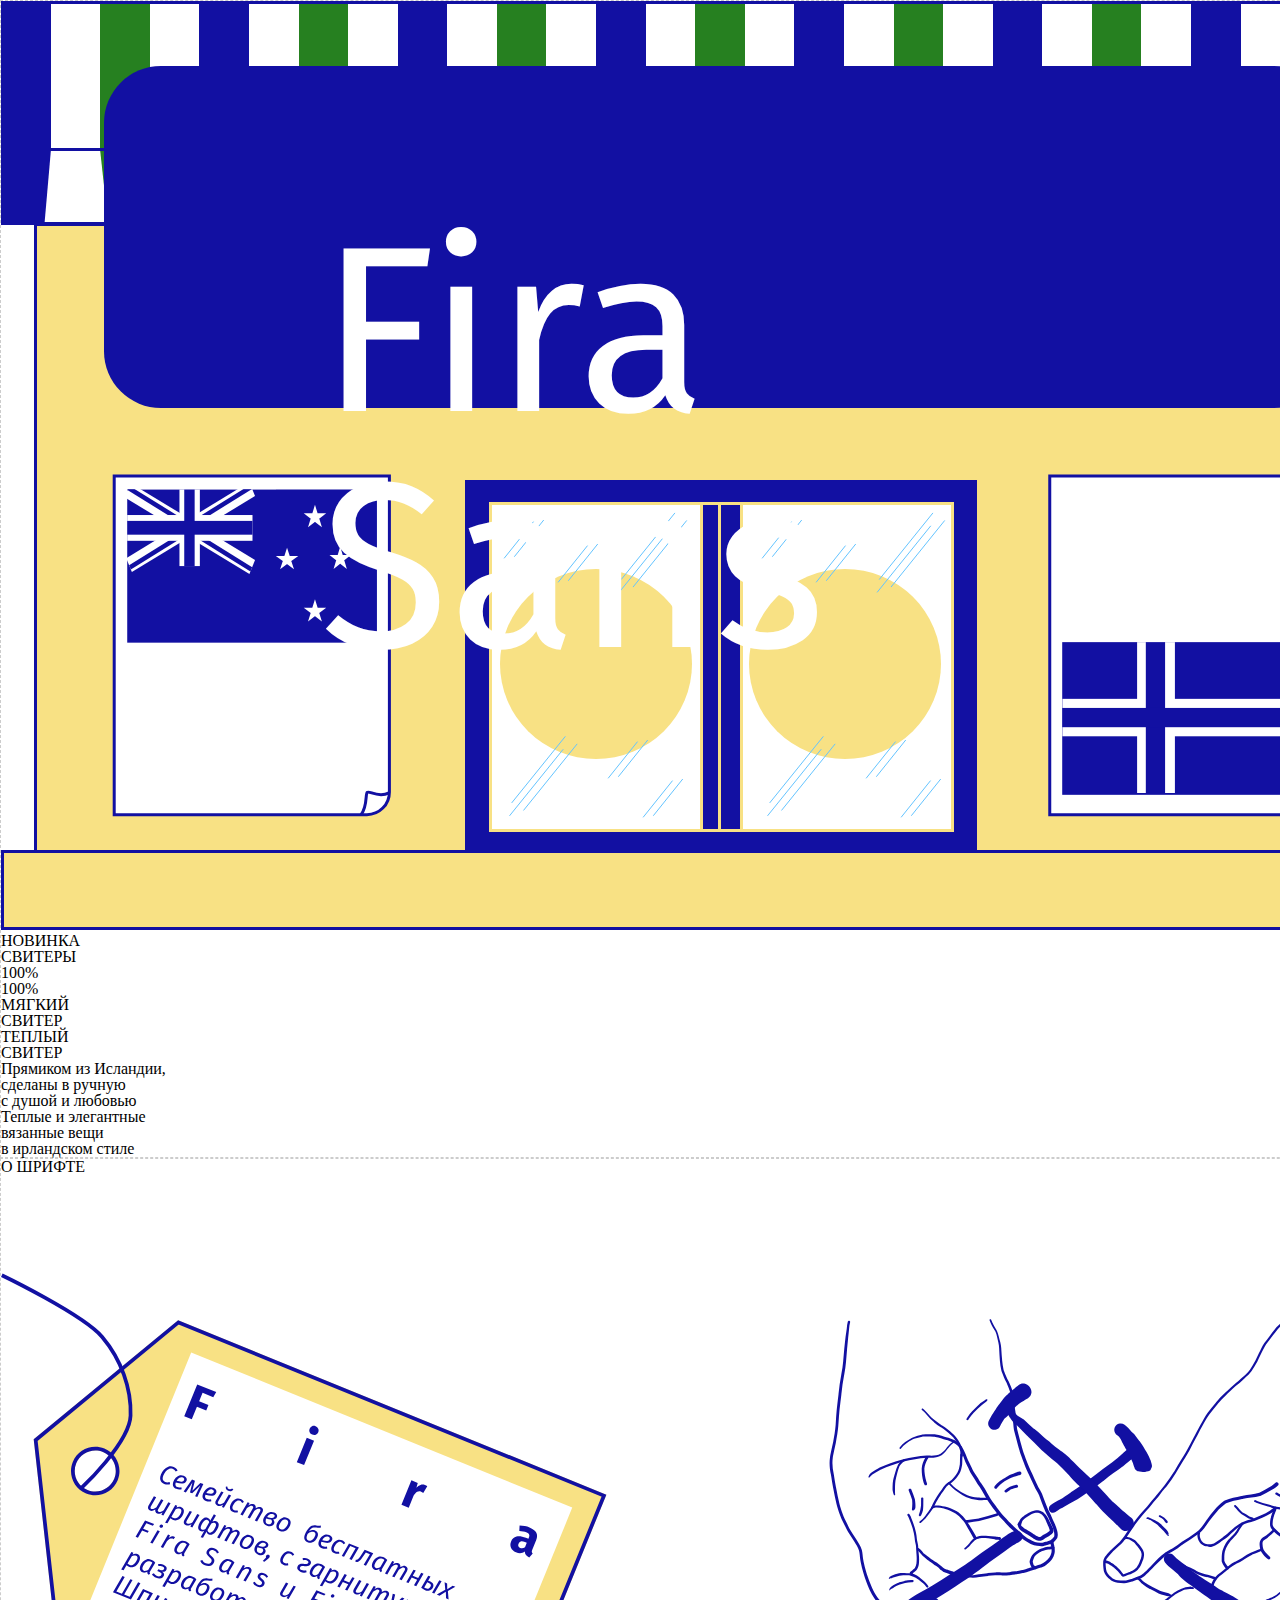
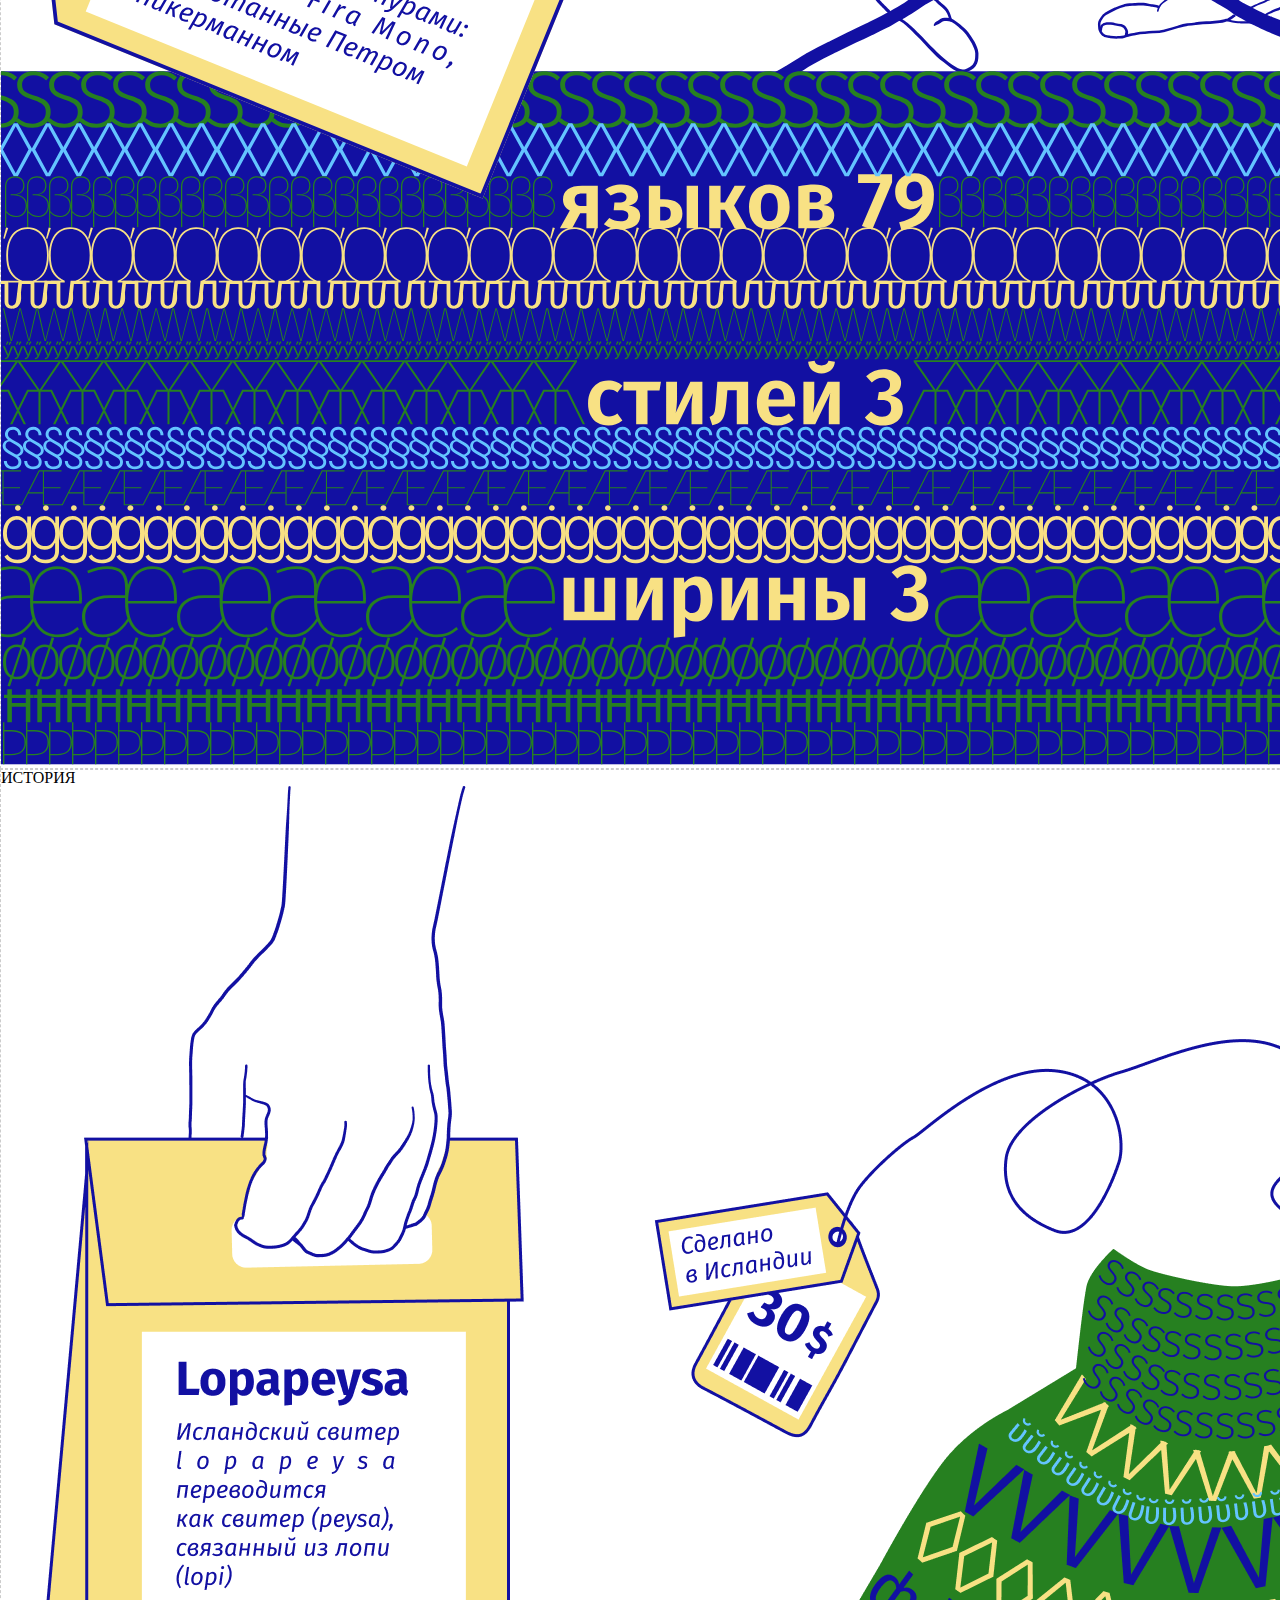
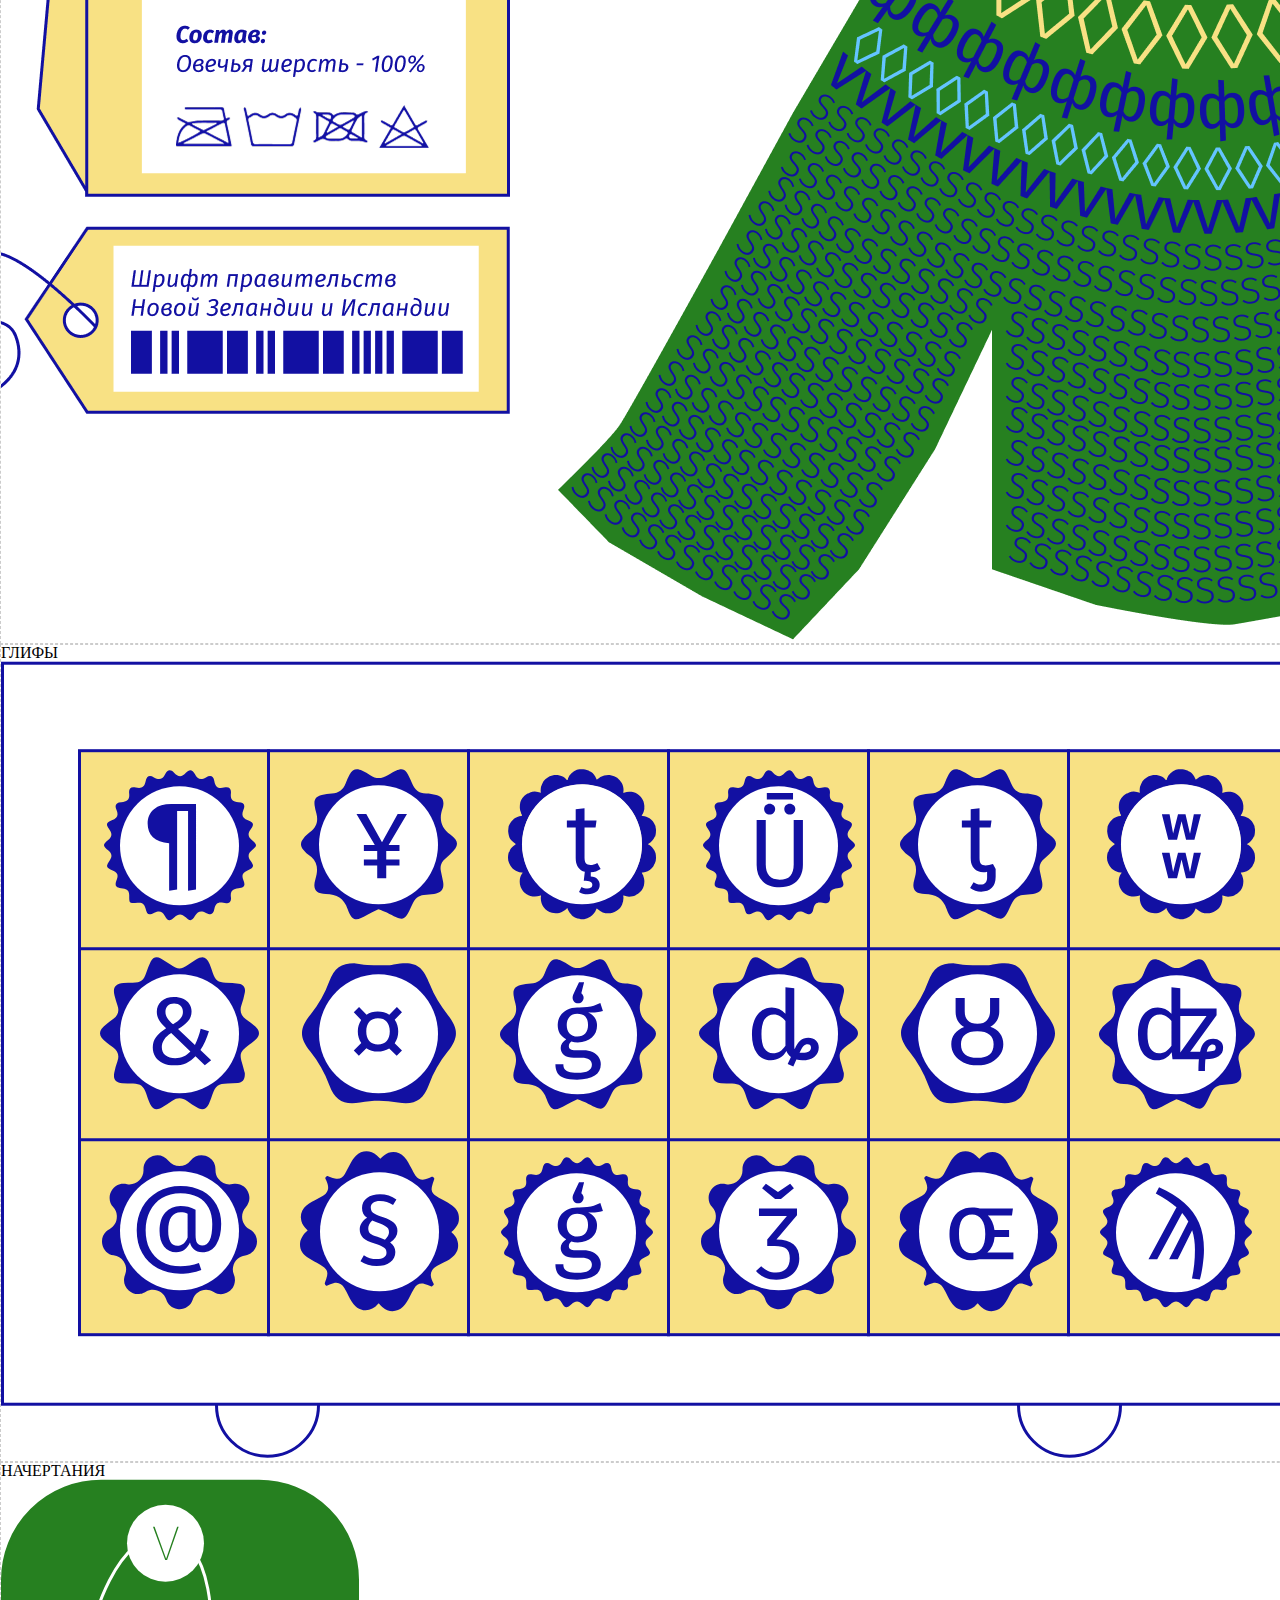
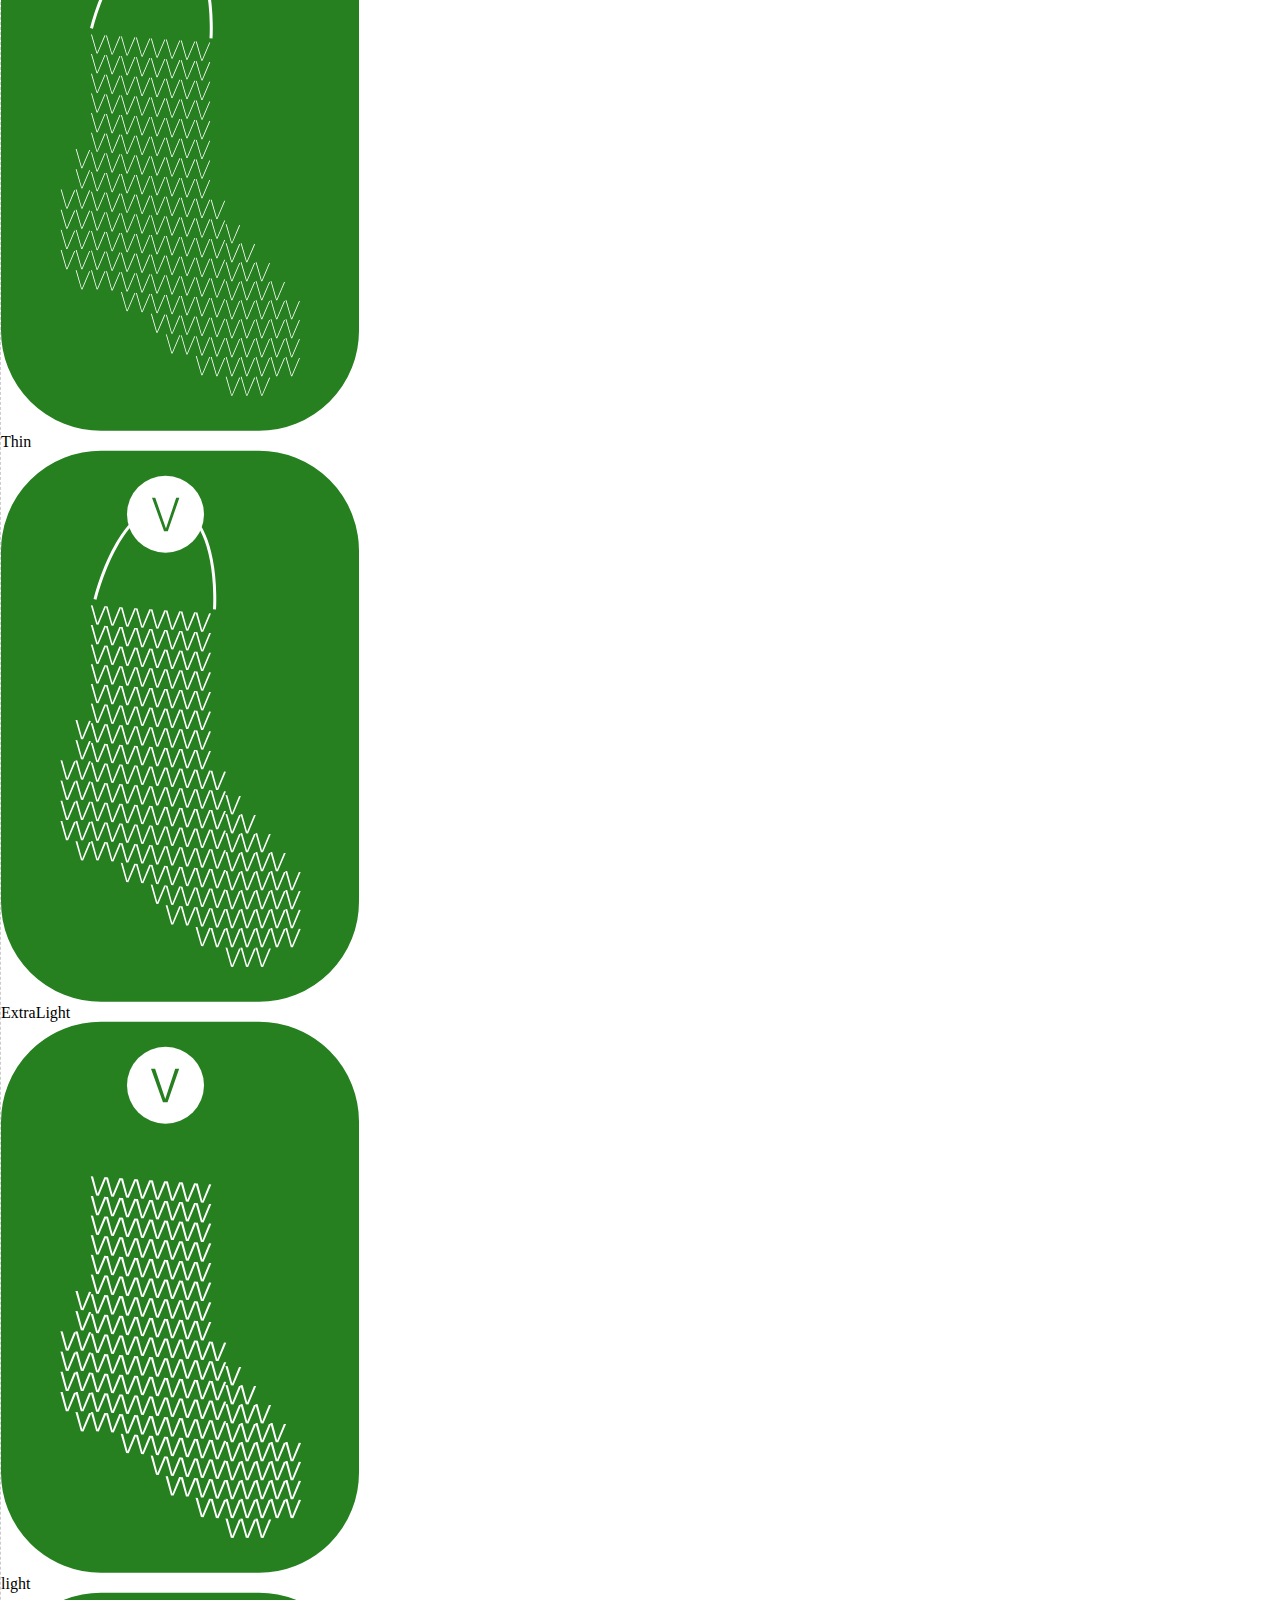
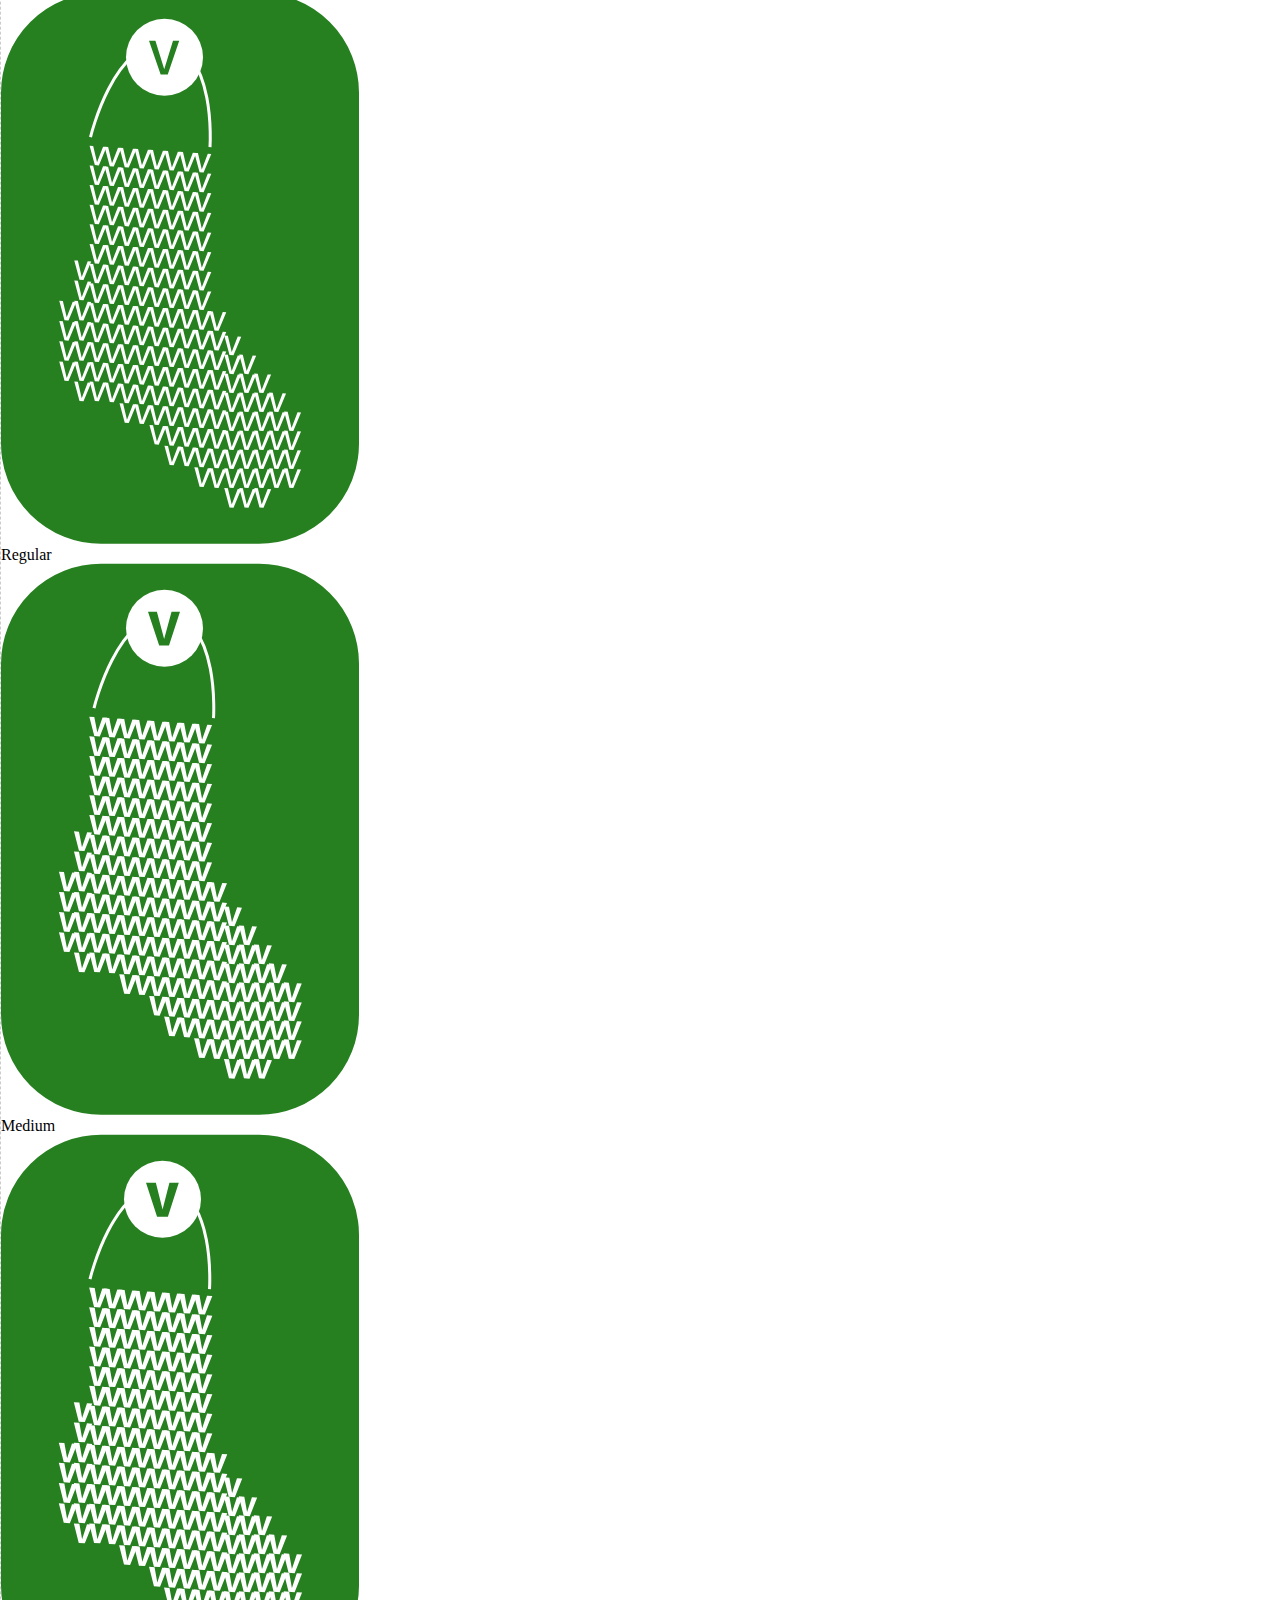
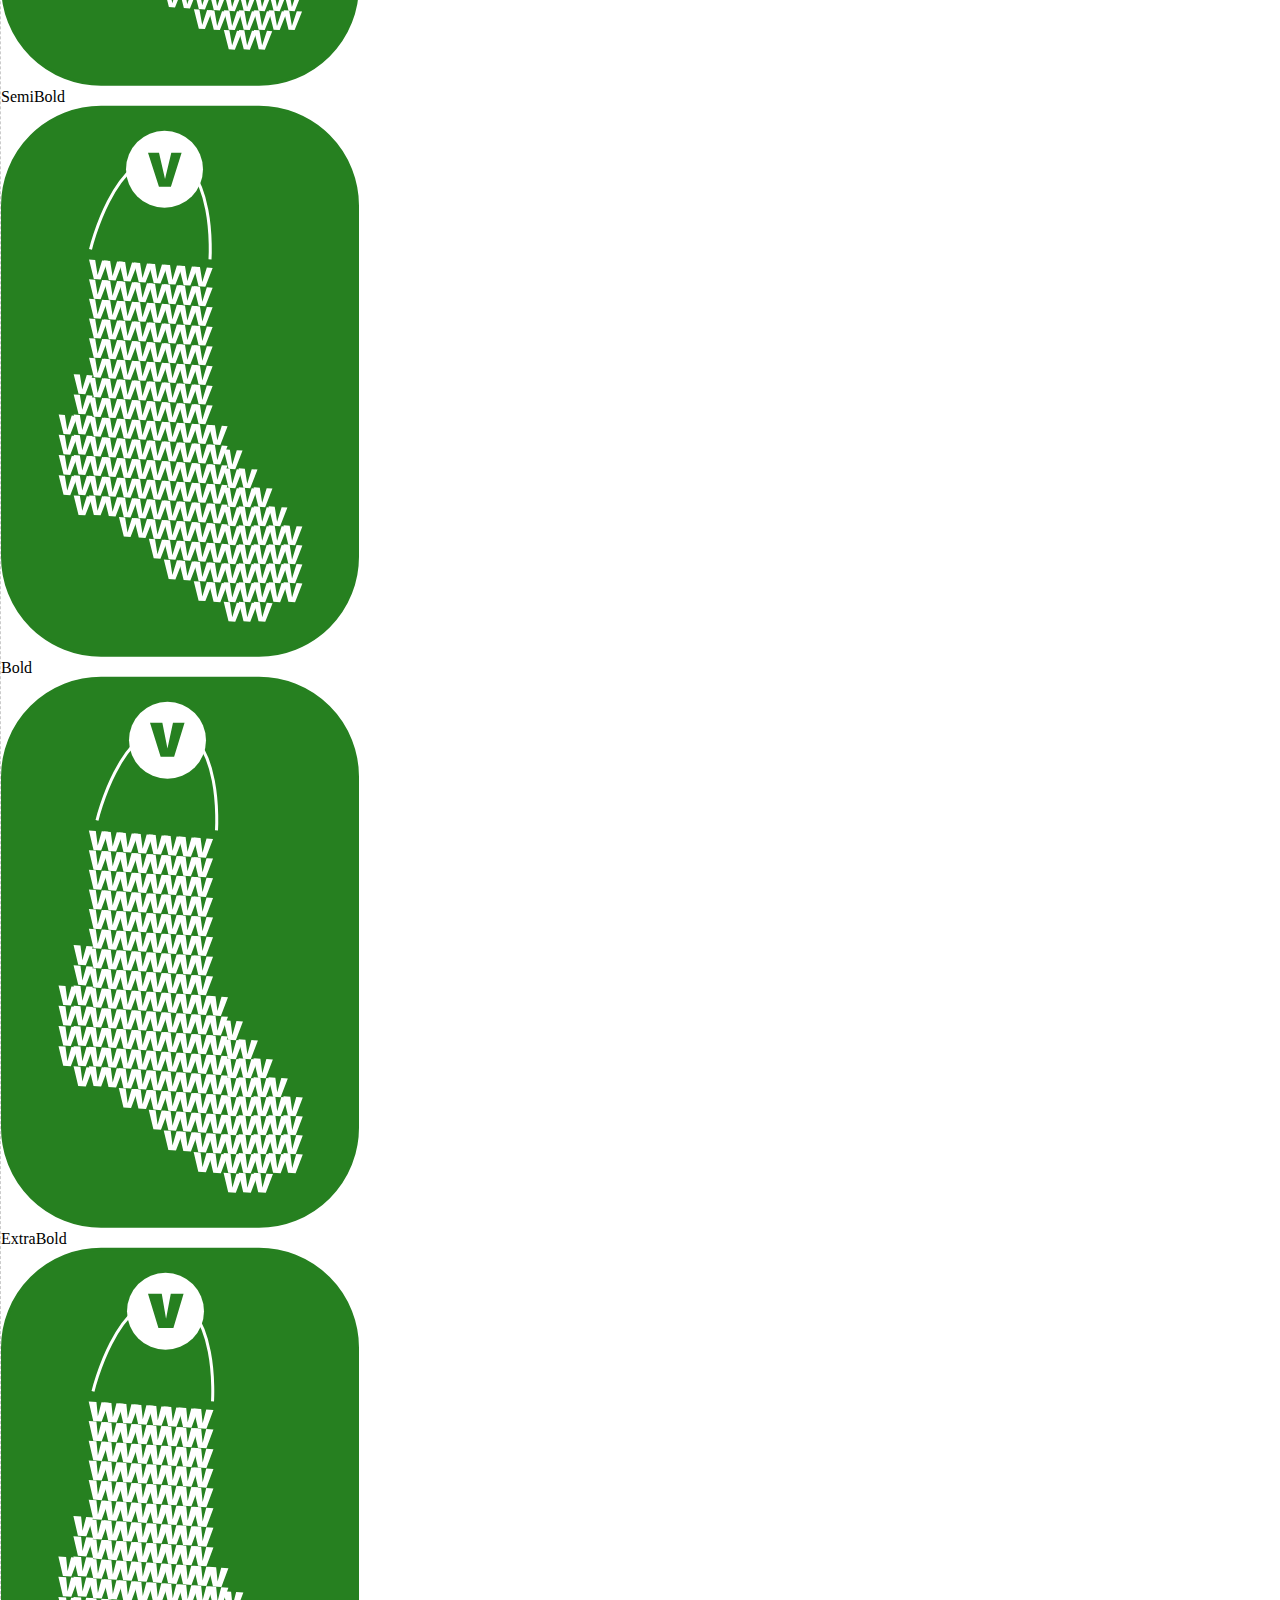
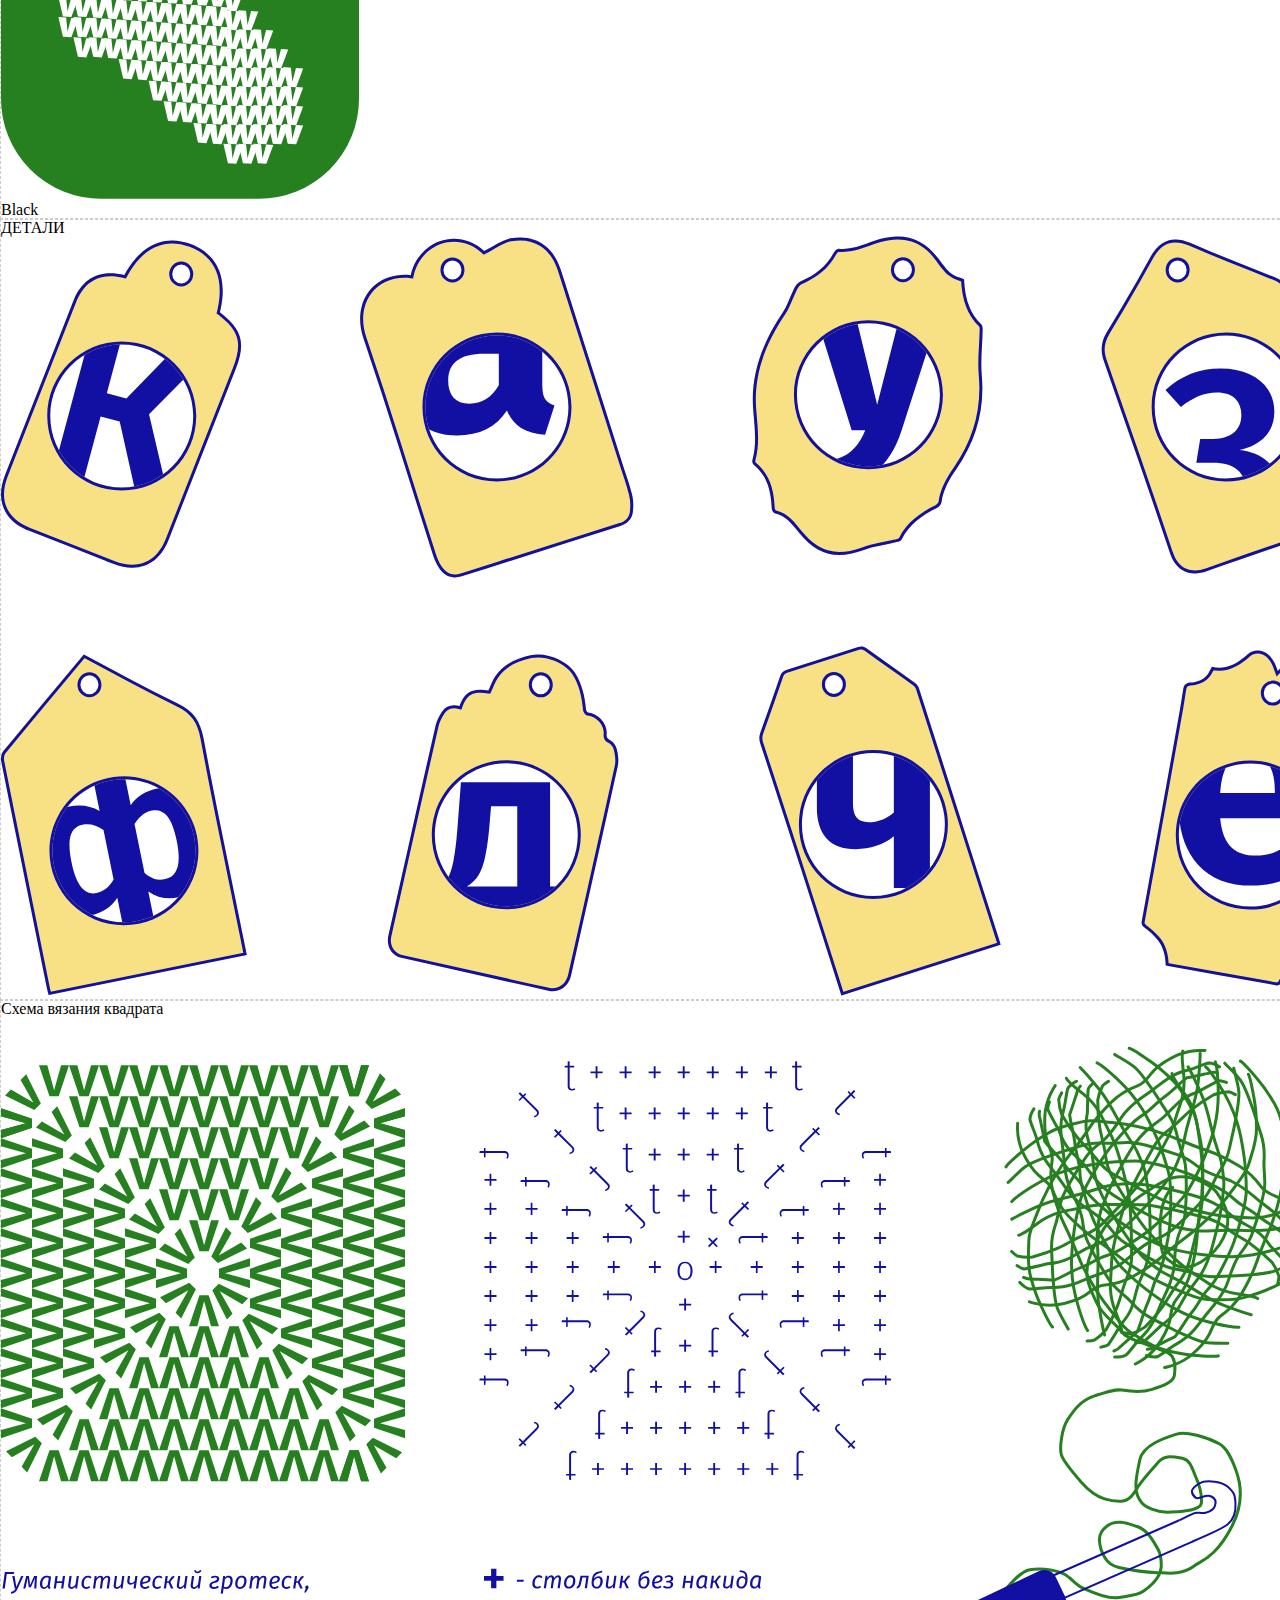
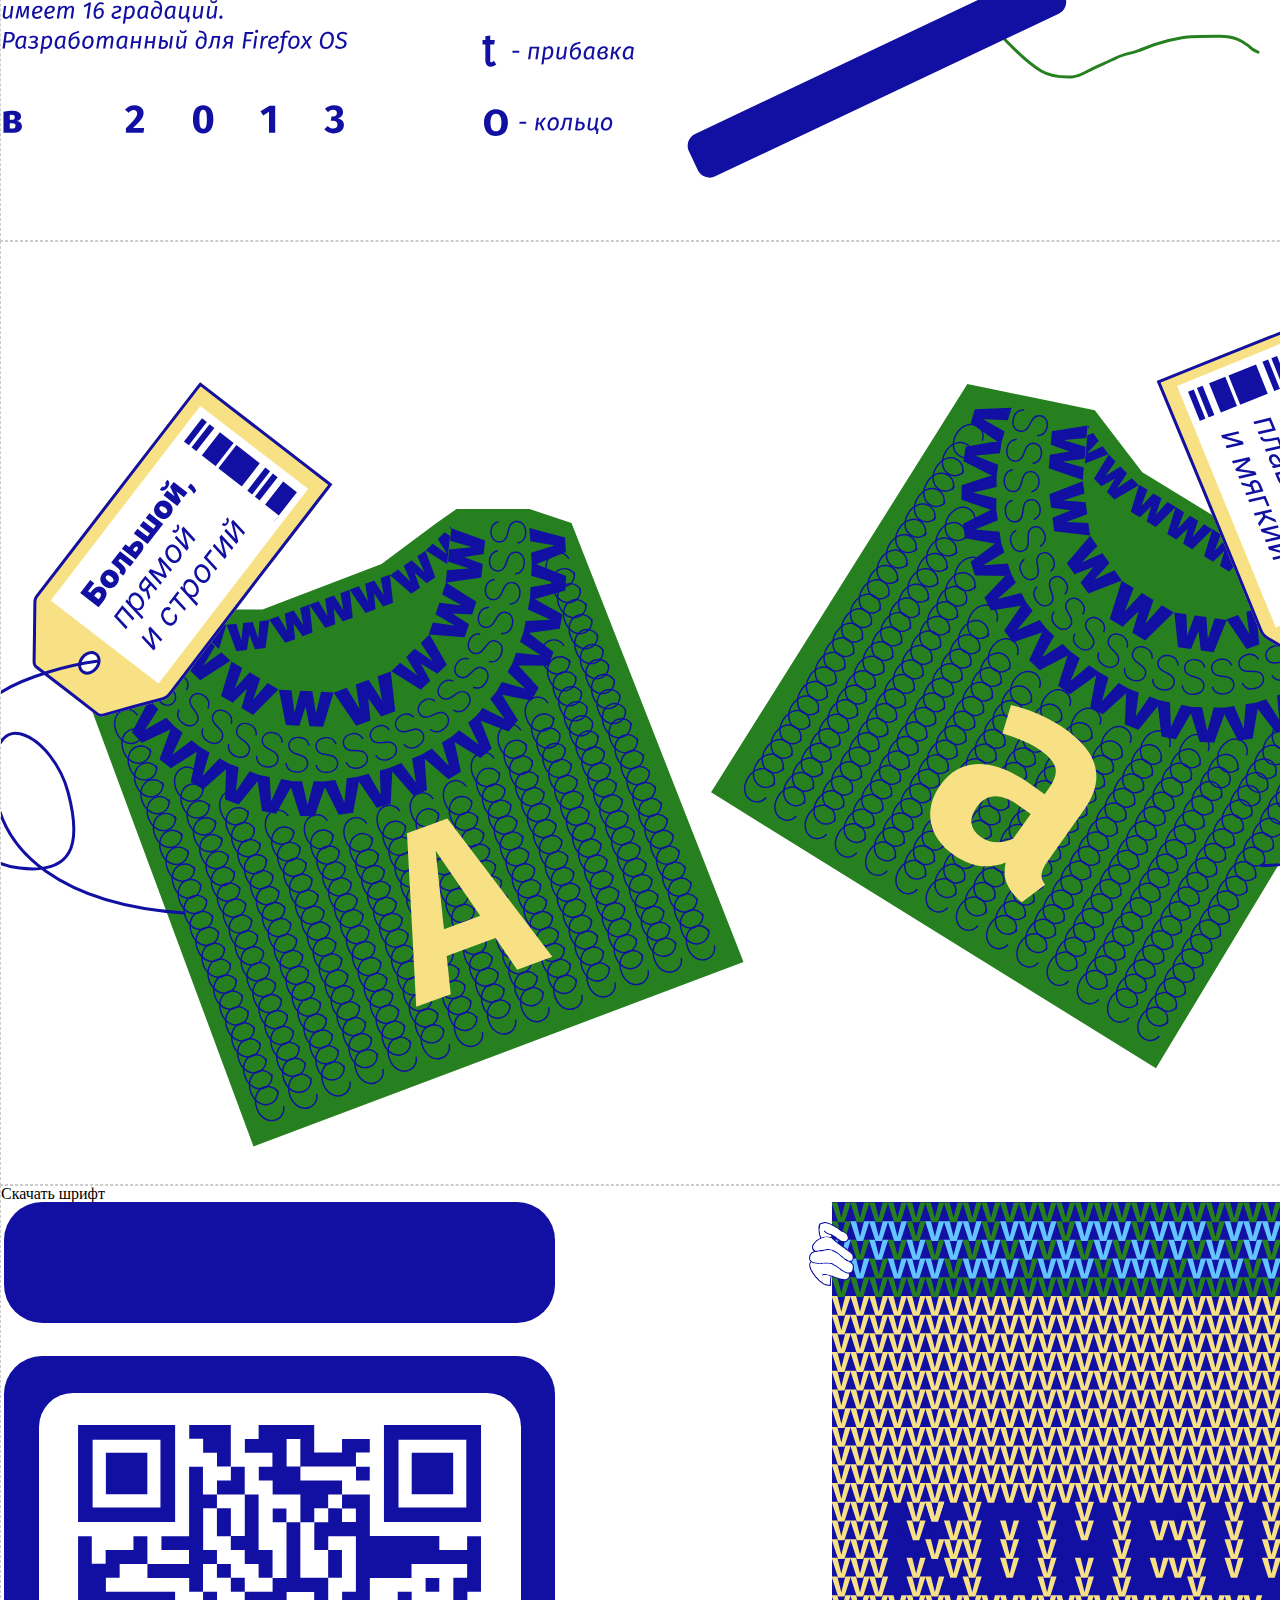
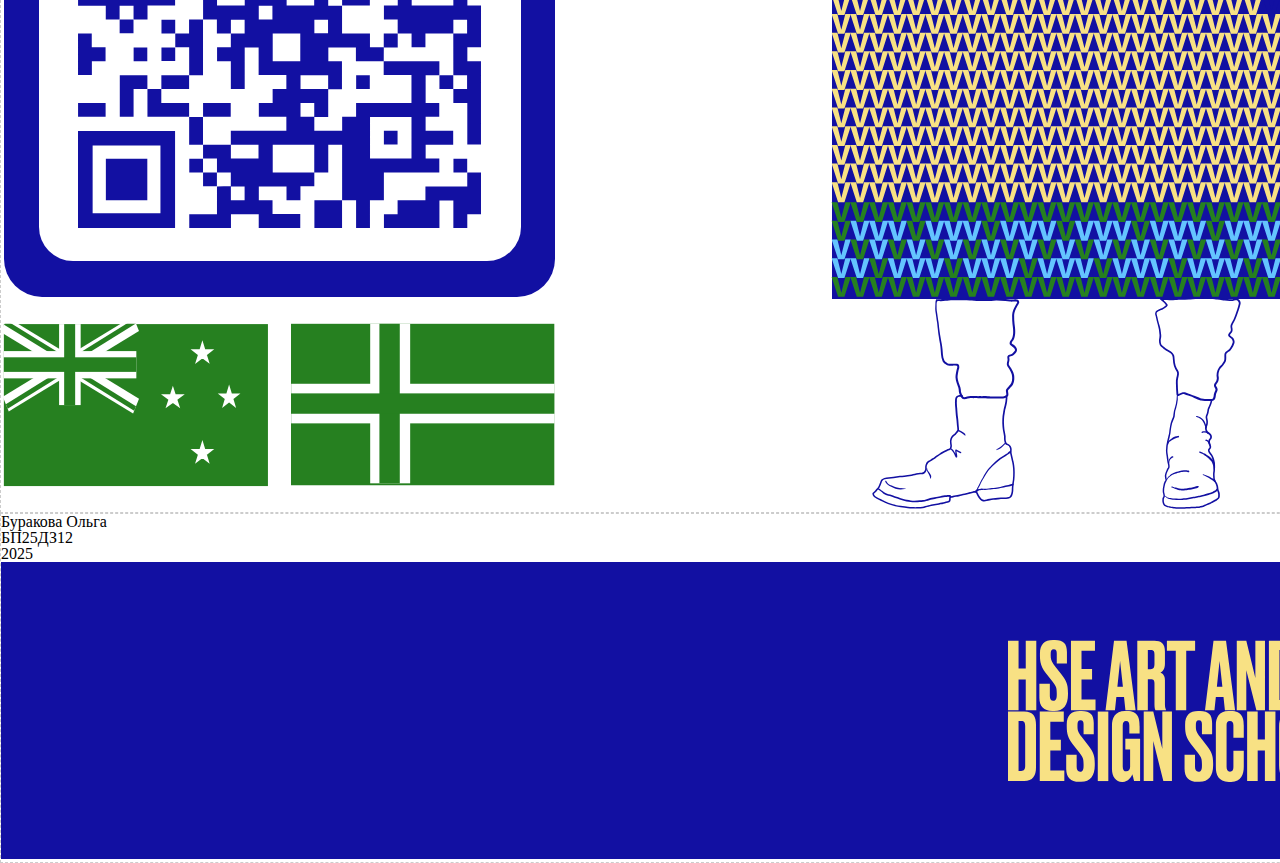
<file: index.html>
<!DOCTYPE html>
<html lang="en">
<head>
    <meta charset="UTF-8">
    <meta name="viewport" content="width=device-width, initial-scale=1.0">
     <link href="css/styles.css" rel="stylesheet">
    <title>FiraSans</title>
</head>
<body>
     <!-- секция 1 / магазин теплой одежды -->
    <section class="section-1">
        <div>
            <img src="images/Fon1.svg" alt="магазин тёплой одежды" class="photo-background">
            <h1 class="hero_title"> Fira Sans </h1>
            <p class="new-badge">НОВИНКА</p>
            <p class="collection-title">СВИТЕРЫ</p>
            <h2 class="text-wrapper-37">100%</h2>
            <h2 class="text-wrapper-36">100%</h2>
            <h3 class="text-wrapper-38">МЯГКИЙ<br />СВИТЕР</h3>
            <h3 class="text-wrapper-39">ТЕПЛЫЙ <br />СВИТЕР</h3>
            <p class="text-wrapper-34">Прямиком из Исландии,<br />сделаны в ручную <br />с душой и любовью</p>
            <p class="text-wrapper-35">Теплые и элегантные<br />вязанные вещи<br />в ирландском стиле</p>
        </div>
         </section>

        <!-- секция 2 / о шрифте -->
     <section class="section-2">
    <div>
        <h1 class="text-wrapper-0"> О ШРИФТЕ </h1>
        <div class="horizontal-rectangle"></div>
        <img src="images/fon2.svg" alt="шарф" class="photo-background">
    </div>
    </section>

            <!-- секция 3 / история -->
    <section class="section-3">
        <div>
            <div class="horizontal-rectangle"></div>
            <h1 class="text-wrapper-6"> ИСТОРИЯ </h1>
            <img src="images/fon3.svg" alt="свитер" class="photo-background">
        </div>
    </section>

        <!-- секция 4 / глифы -->
    <section class="section-4">
         <div>
            <h1 class="text-wrapper-10"> ГЛИФЫ </h1>
            <div class="horizontal-rectangle"></div>
            <img src="images/shelf.svg" alt="полка с глифами">
        </div>
         </section>

        <!-- секция 5 / начертания -->
    <section class="section-5">
        <div class="section-5-content">
            <div class="horizontal-rectangle-5"></div>
        </div>

         <div>
            <h1 class="text-wrapper-11"> НАЧЕРТАНИЯ </h1>
        </div>

           <!-- Фотографии -->
        <div class="gallery-container">
        <!-- Первый ряд -->
        <div class="gallery-row">
            <div class="photo-item">
                <img src="images/Thin.svg" alt="Thin" class="gallery-photo">
                <p class="photo-caption">Thin</p>
            </div>
            <div class="photo-item">
                <img src="images/ExtraLight.svg" alt="ExtraLight" class="gallery-photo">
                <p class="photo-caption">ExtraLight</p>
            </div>
            <div class="photo-item">
                <img src="images/light.svg" alt="light" class="gallery-photo">
                <p class="photo-caption">light</p>
            </div>
        </div>

        <!-- Второй ряд -->
        <div class="gallery-row">
            <div class="photo-item">
                <img src="images/Regular.svg" alt="Regular" class="gallery-photo">
                <p class="photo-caption">Regular</p>
            </div>
            <div class="photo-item">
                <img src="images/Medium.svg" alt="Medium" class="gallery-photo">
                <p class="photo-caption">Medium</p>
            </div>
            <div class="photo-item">
                <img src="images/SemiBold.svg" alt="SemiBold" class="gallery-photo">
                <p class="photo-caption">SemiBold</p>
            </div>
        </div>

        <!-- Третий ряд -->
        <div class="gallery-row">
            <div class="photo-item">
                <img src="images/Bold.svg" alt="Bold" class="gallery-photo">
                <p class="photo-caption">Bold</p>
            </div>
            <div class="photo-item">
                <img src="images/ExtraBold.svg" alt="ExtraBold" class="gallery-photo">
                <p class="photo-caption">ExtraBold</p>
            </div>
            <div class="photo-item">
                <img src="images/Black.svg" alt="Black" class="gallery-photo">
                <p class="photo-caption">Black</p>
            </div>
        </div>
    </div>
         </section>

         <!-- секция 6 / детали -->
    <section class="section-6">
         <div>
            <div class="horizontal-rectangle"></div>
            <h1 class="text-wrapper-12"> ДЕТАЛИ </h1>
            <img src="images/letters.svg" alt="бирки с буквами">
        </div>
         </section>

        <!-- секция 7 / схема вязания -->
    <section class="section-7">
        <div>
            <h1 class="text-wrapper-13"> Схема вязания квадрата </h1>
            <img src="images/fon33.svg" alt="Схема вязания">
        </div>
        </section>

        <!-- секция 8 / свитера -->
        <section class="section-8">
        <div>
            <img src="images/fon4.svg" alt="свитера">
        </div>
         </section>

         <!-- секция 9 / скачать шрифт -->
    <section class="section-9">
        <div>
            <h1 class="text-wrapper-16"> Скачать шрифт </h1>
            <img src="images/fon5.svg" alt="код и конец">
        </div>
         </section>

        <!-- секция 10 / подвал -->
    <section class="section-10">
         <div>
            <h1 class="text-wrapper-17"> Буракова Ольга<br />
                БП25ДЗ12<br />
                2025 </h1>
            <img src="images/basement.svg" alt="подвал">
        </div>
         </section>
</body>
</html>
</file>
<file: css/styles.css>
@import url('reset.css');
@import url('fonts.css');
@import url('layout.css');
</file>
